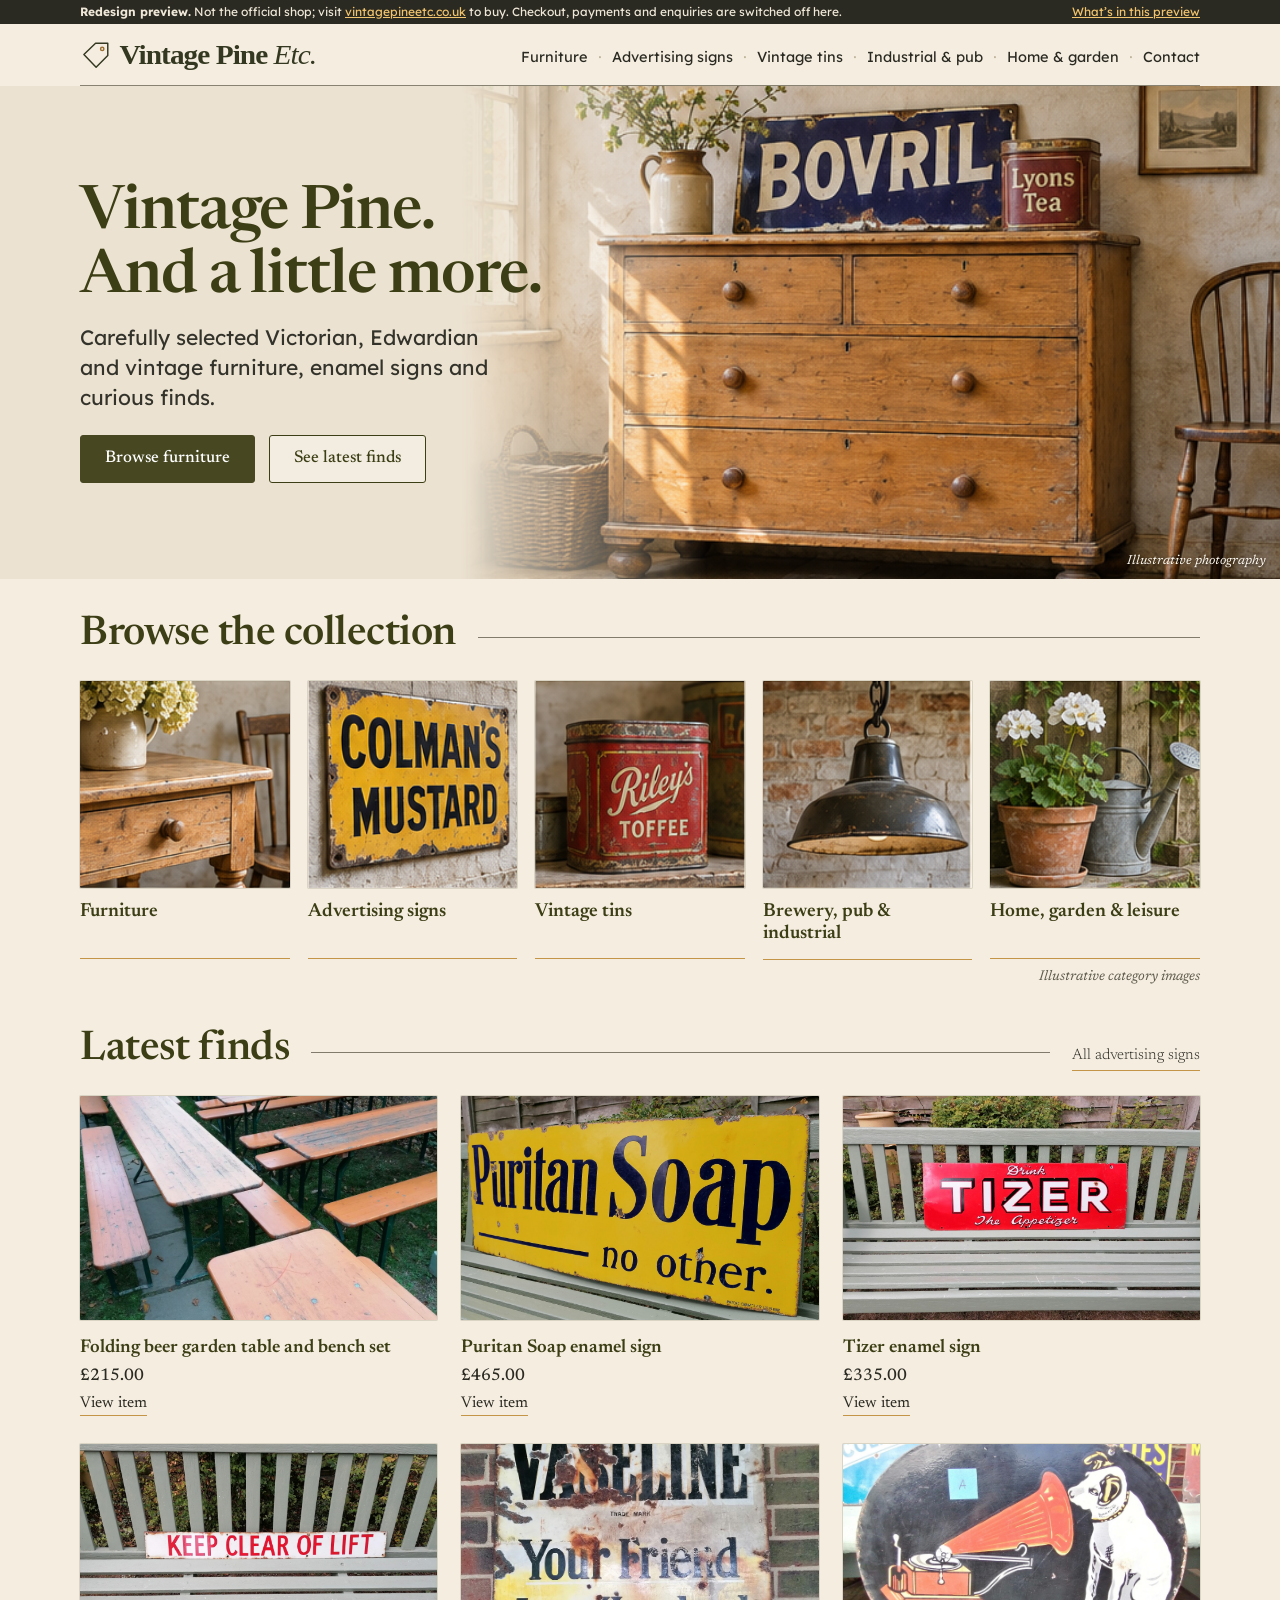
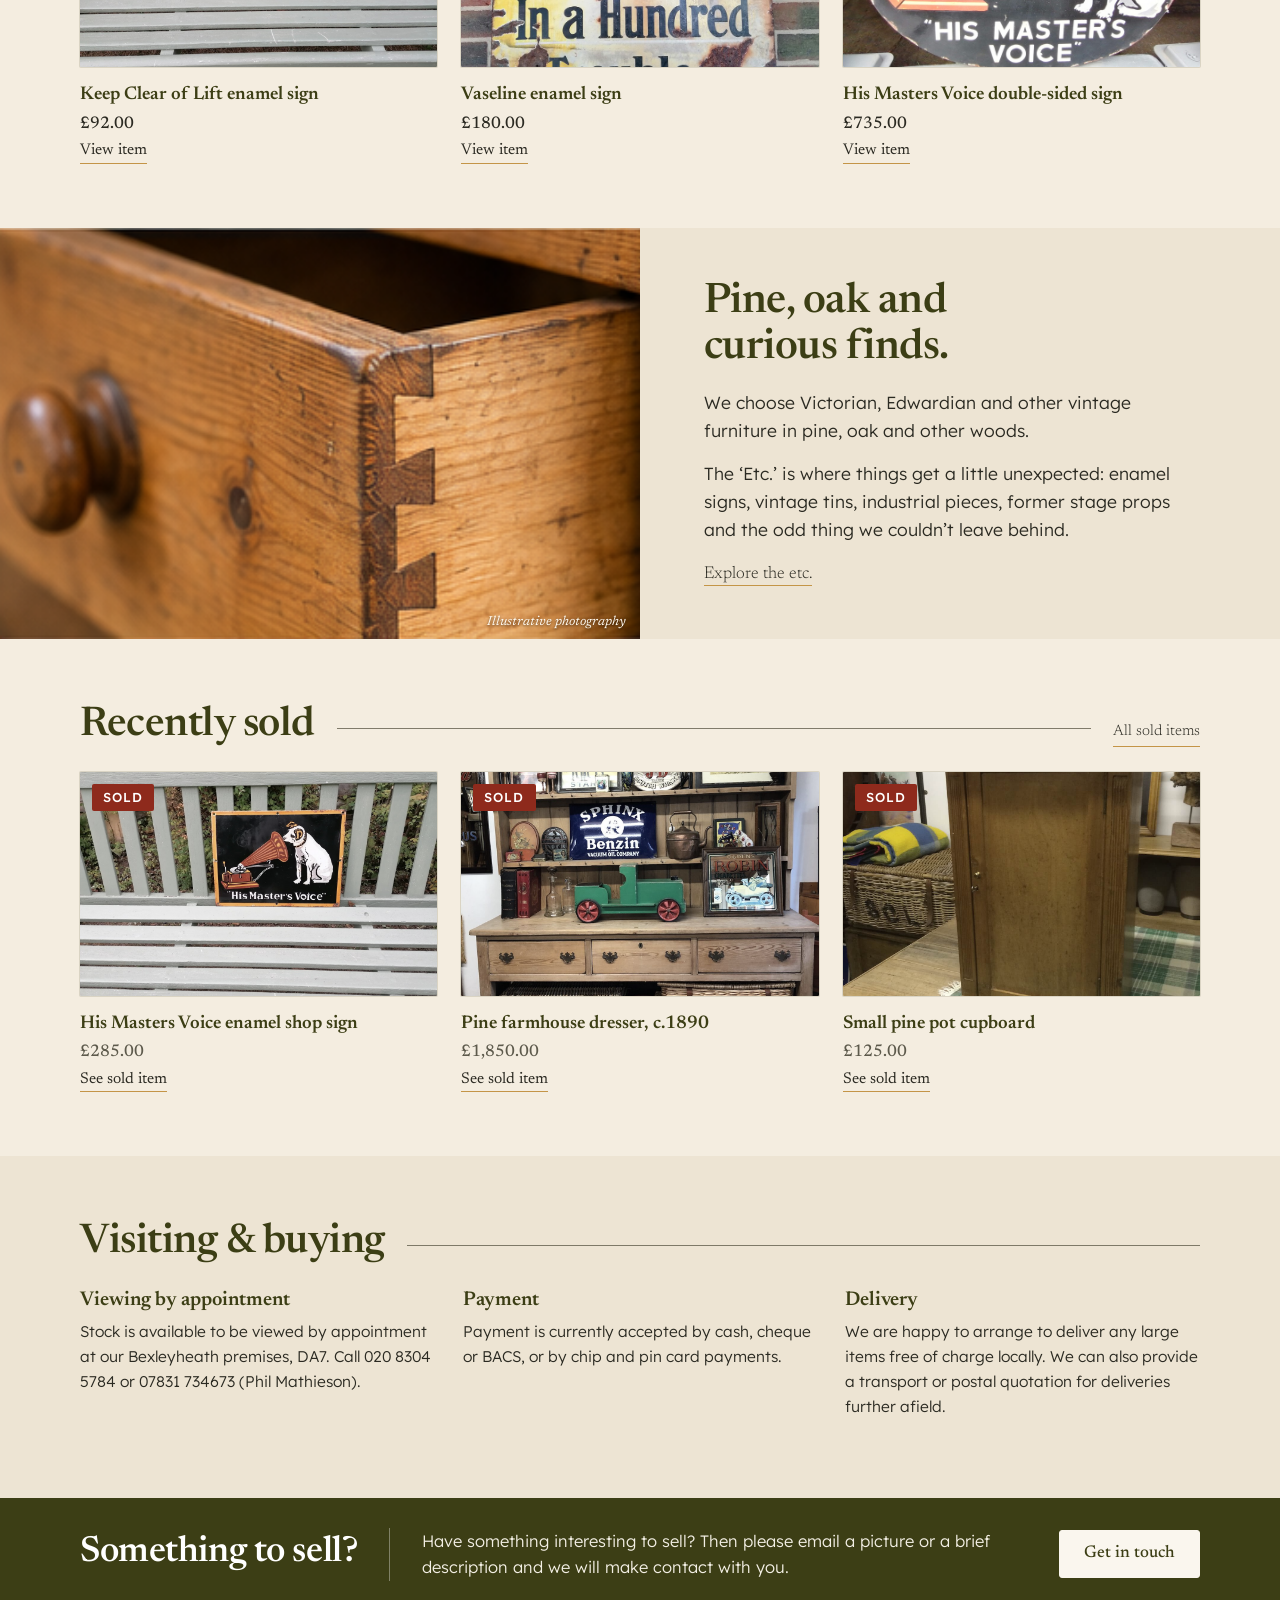
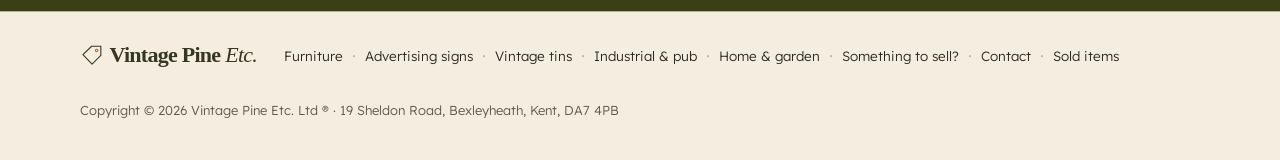
<file: index.html>
<!doctype html>
<html lang="en-GB">
<head>
<meta charset="utf-8">
<meta name="viewport" content="width=device-width, initial-scale=1">
<meta name="robots" content="noindex, nofollow">
<title>Vintage Pine Etc. – Vintage furniture and curious finds (preview)</title>
<link rel="preconnect" href="https://fonts.googleapis.com">
<link rel="preconnect" href="https://fonts.gstatic.com" crossorigin>
<link href="https://fonts.googleapis.com/css2?family=Lexend:wght@300;400;500&family=Newsreader:ital,opsz,wght@0,6..72,400..600;1,6..72,400&display=swap" rel="stylesheet">
<link rel="stylesheet" href="assets/site.css?v=20261112c">
</head>
<body data-page="home" data-nav="home">
<main id="main" tabindex="-1">

  <!-- DIVI: Fullwidth-feel Section "Hero" · section background colour #e9dfce + background image (right, cover)
       with a left-to-right gradient overlay to blend · Row 1 column, max-width ~560px, left aligned
       · Text module (H1 + lede) · 2 × Button. Caption = small Text module, absolute bottom right. -->
  <section class="hero" aria-labelledby="hero-title">
    <figure class="hero-media">
      <img src="assets/hero/vintage-pine-demo-hero.png" alt="Illustrative scene: a Victorian pine chest of drawers with a Bovril enamel sign and a Lyons Tea tin, in a sunlit room" width="632" height="421" fetchpriority="high">
      <figcaption class="hero-credit">Illustrative photography</figcaption>
    </figure>
    <div class="wrap hero-inner">
      <div class="hero-copy">
        <!-- NEW COPY (from mockup) — client to approve -->
        <h1 id="hero-title"><span class="line">Vintage Pine.</span> <span class="line">And a little more.</span></h1>
        <!-- Lede adapted from the shop's own welcome text -->
        <p class="lede">Carefully selected Victorian, Edwardian and vintage furniture, enamel signs and curious finds.</p>
        <div class="actions">
          <a class="btn btn-primary" href="collection.html?c=furniture">Browse furniture</a>
          <a class="btn btn-secondary" href="#latest">See latest finds</a>
        </div>
      </div>
    </div>
  </section>

  <!-- DIVI: Section "Browse the collection" · Text (H2) · Row 5 columns · 5 × Image module (fixed illustrative category artwork, link to product category) + Text label -->
  <section class="section" aria-labelledby="browse-title">
    <div class="wrap">
      <div class="section-head"><h2 id="browse-title">Browse the collection</h2><span class="rule" aria-hidden="true"></span></div>
      <ul class="tiles" id="collection-tiles"></ul>
      <p class="art-credit">Illustrative category images</p>
    </div>
  </section>

  <!-- DIVI: Section "Latest finds" · Shop module (Recent products, 6, 3 columns, in-stock only — see HANDOVER.md) -->
  <section class="section" id="latest" aria-labelledby="latest-title" style="padding-top:0">
    <div class="wrap">
      <div class="section-head"><h2 id="latest-title">Latest finds</h2><span class="rule" aria-hidden="true"></span><a class="text-link more" href="collection.html?c=vintage-enamel-signs">All advertising signs</a></div>
      <ul class="cards" id="latest-finds"></ul>
    </div>
  </section>

  <!-- DIVI: Section "Story" · fullwidth Row, 2 columns (1/2 + 1/2), no gutter, no padding on the left column · left column background image = drawer close-up (cover, anchored left so the handle stays in view), caption as a small Text module bottom right · right column Text module (H2 + 2 paragraphs + link), vertically centred.
       Longer welcome text saved for a future About page: content/about-page-draft.md -->
  <section class="story" aria-labelledby="story-title">
    <div class="story-inner">
      <figure class="story-media">
        <img src="assets/hero/vintage-pine-drawer-detail.png" alt="Close-up of a pine drawer showing dovetail joinery and wood grain" width="509" height="229" loading="lazy">
        <figcaption class="story-credit">Illustrative photography</figcaption>
      </figure>
      <div class="copy">
        <h2 id="story-title"><span class="line">Pine, oak and</span> <span class="line">curious finds.</span></h2>
        <!-- NEW COPY (supplied) — client to approve -->
        <p>We choose Victorian, Edwardian and other vintage furniture in pine, oak and other woods.</p>
        <p>The ‘Etc.’ is where things get a little unexpected: enamel signs, vintage tins, industrial pieces, former stage props and the odd thing we couldn’t leave behind.</p>
        <a class="text-link" href="collection.html?c=architectural-industrial">Explore the etc.</a>
      </div>
    </div>
  </section>

  <!-- DIVI: Section "Recently sold" · Shop module (Product category: Sold items, 3) — optional, mirrors the live homepage's "Our Most Popular Items" -->
  <section class="section" aria-labelledby="sold-title">
    <div class="wrap">
      <div class="section-head"><h2 id="sold-title">Recently sold</h2><span class="rule" aria-hidden="true"></span><a class="text-link more" href="collection.html?c=sold-items">All sold items</a></div>
      <ul class="cards" id="recently-sold"></ul>
    </div>
  </section>

  <!-- DIVI: Section "Visiting & buying" · Row 3 columns · 3 × Text. Wording from the live Contact page. -->
  <section class="section" style="background:var(--paper)" aria-labelledby="visit-title">
    <div class="wrap">
      <div class="section-head"><h2 id="visit-title">Visiting &amp; buying</h2><span class="rule" aria-hidden="true"></span></div>
      <div class="info-row">
        <div><h3>Viewing by appointment</h3><p>Stock is available to be viewed by appointment at our Bexleyheath premises, DA7. Call 020 8304 5784 or 07831 734673 (Phil Mathieson).</p></div>
        <div><h3>Payment</h3><p>Payment is currently accepted by cash, cheque or BACS, or by chip and pin card payments.</p></div>
        <div><h3>Delivery</h3><p>We are happy to arrange to deliver any large items free of charge locally. We can also provide a transport or postal quotation for deliveries further afield.</p></div>
      </div>
    </div>
  </section>

  <!-- DIVI: Fullwidth section "Something to sell?" · Row 3 columns · Text (H2) · Text · Button -> /contact/ (or a Sell page) -->
  <section class="sell-band" aria-labelledby="sell-title">
    <div class="wrap">
      <h2 id="sell-title">Something to sell?</h2>
      <span class="divider" aria-hidden="true"></span>
      <p>Have something interesting to sell? Then please email a picture or a brief description and we will make contact with you.</p>
      <a class="btn btn-light" href="sell.html">Get in touch</a>
    </div>
  </section>

</main>
<script src="data/catalogue.js?v=20261112c"></script>
<script src="assets/site.js?v=20261112c"></script>
</body>
</html>
</file>
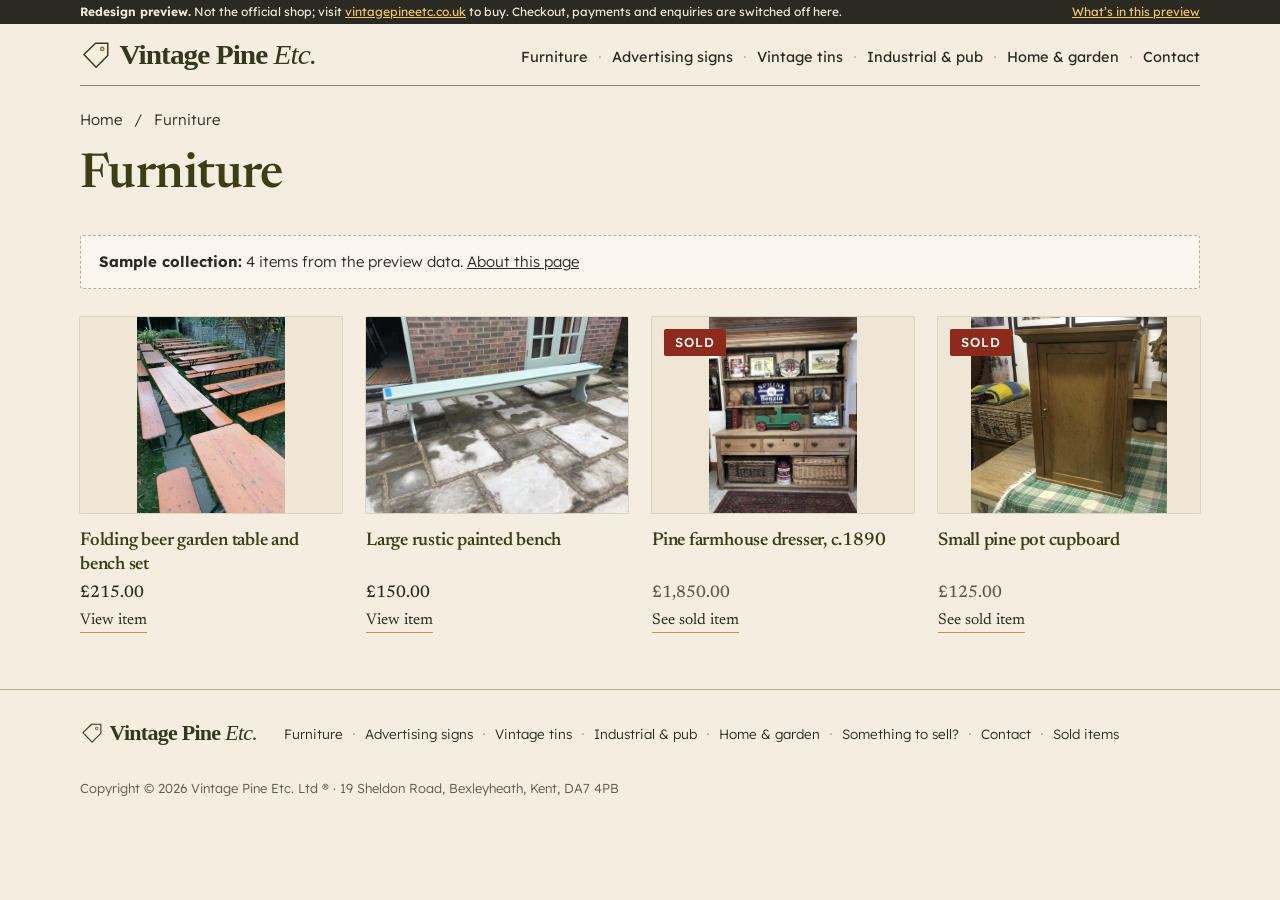
<file: collection.html>
<!doctype html>
<html lang="en-GB">
<head>
<meta charset="utf-8">
<meta name="viewport" content="width=device-width, initial-scale=1">
<meta name="robots" content="noindex, nofollow">
<title>Collection – Vintage Pine Etc. (preview)</title>
<link rel="preconnect" href="https://fonts.googleapis.com">
<link rel="preconnect" href="https://fonts.gstatic.com" crossorigin>
<link href="https://fonts.googleapis.com/css2?family=Lexend:wght@300;400;500&family=Newsreader:ital,opsz,wght@0,6..72,400..600;1,6..72,400&display=swap" rel="stylesheet">
<link rel="stylesheet" href="assets/site.css?v=20261112c">
</head>
<body data-page="collection">
<!-- DIVI: Theme Builder > Product category archive template · Woo Breadcrumb · Post Title · Shop module (Product category = current, include sold items) -->
<main id="main" tabindex="-1">
  <div class="wrap">
    <nav class="crumbs" aria-label="Breadcrumb"><ol><li><a href="index.html">Home</a></li><li aria-current="page" id="c-crumb">Collection</li></ol></nav>
    <div class="page-intro" style="padding-top:0"><h1 id="c-title">Collection</h1></div>
    <p class="notice notice-short"><strong>Sample collection:</strong> <span id="c-count">a few items</span> from the preview data. <a href="preview-guide.html#collections">About this page</a></p>
    <ul class="cards cols-4" id="c-items"></ul>
    <div style="height:56px"></div>
  </div>
</main>
<script src="data/catalogue.js?v=20261112c"></script>
<script src="assets/site.js?v=20261112c"></script>
</body>
</html>
</file>
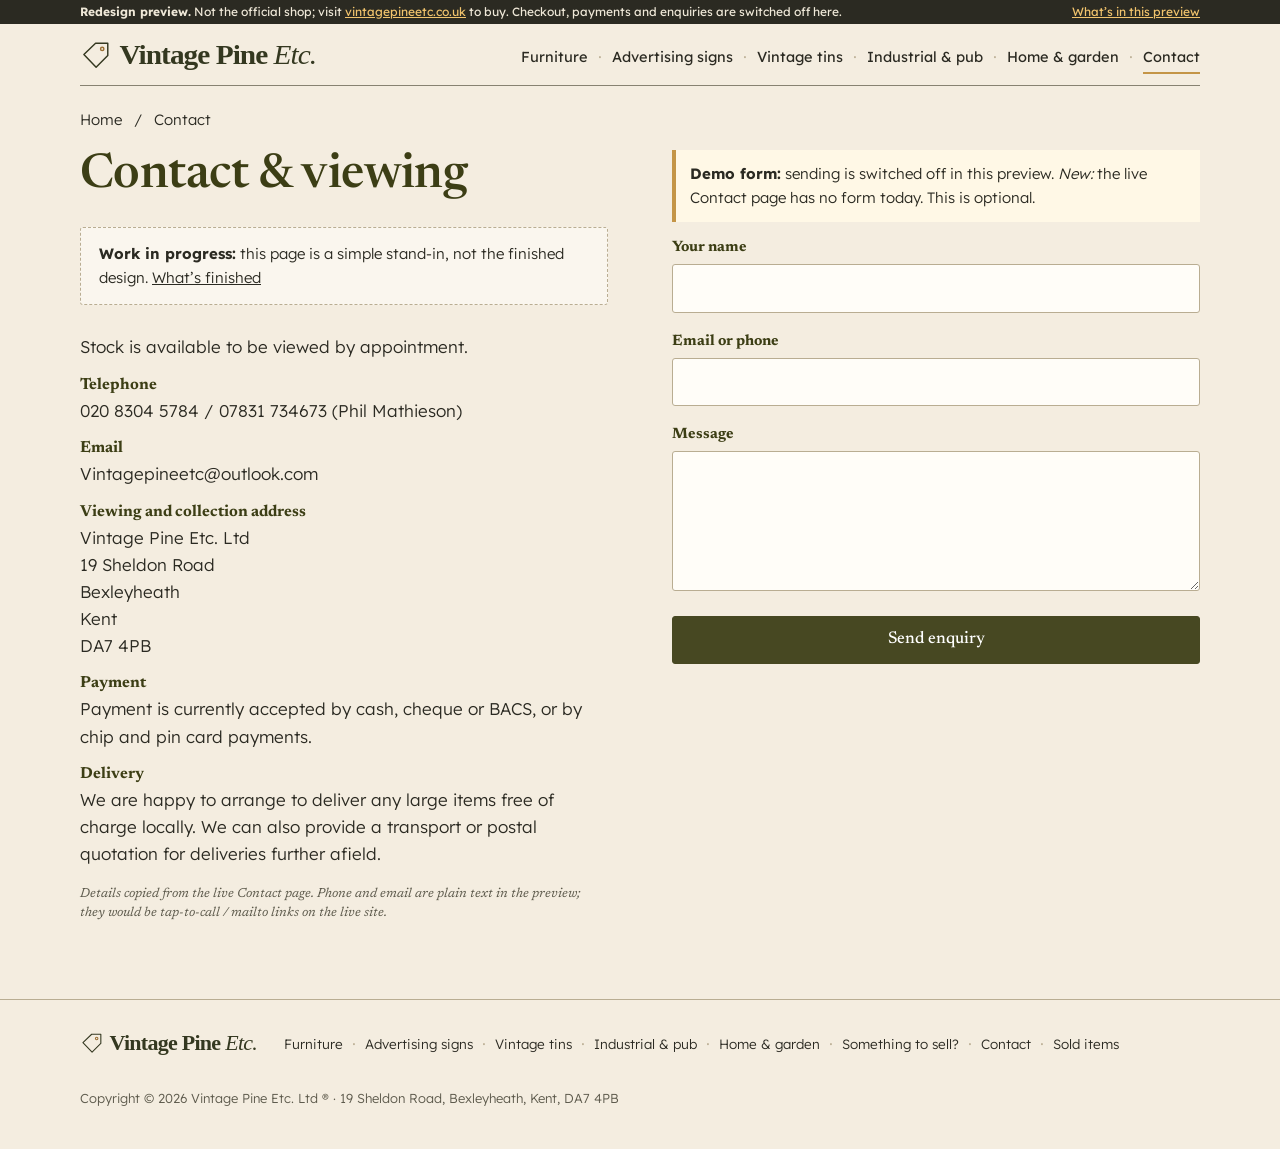
<file: contact.html>
<!doctype html>
<html lang="en-GB">
<head>
<meta charset="utf-8">
<meta name="viewport" content="width=device-width, initial-scale=1">
<meta name="robots" content="noindex, nofollow">
<title>Contact – Vintage Pine Etc. (preview)</title>
<link rel="preconnect" href="https://fonts.googleapis.com">
<link rel="preconnect" href="https://fonts.gstatic.com" crossorigin>
<link href="https://fonts.googleapis.com/css2?family=Lexend:wght@300;400;500&family=Newsreader:ital,opsz,wght@0,6..72,400..600;1,6..72,400&display=swap" rel="stylesheet">
<link rel="stylesheet" href="assets/site.css?v=20261112c">
</head>
<body data-page="contact" data-nav="contact">
<!-- DIVI: existing Contact page, restyled · Text modules (live wording) · Contact Form module -->
<main id="main" tabindex="-1">
  <div class="wrap">
    <nav class="crumbs" aria-label="Breadcrumb"><ol><li><a href="index.html">Home</a></li><li aria-current="page">Contact</li></ol></nav>
    <div class="two-col" style="padding-bottom:64px">
      <div>
        <h1 style="font-size:clamp(32px,4vw,48px)">Contact &amp; viewing</h1>
        <p class="notice notice-short"><strong>Work in progress:</strong> this page is a simple stand-in, not the finished design. <a href="preview-guide.html">What’s finished</a></p>
        <p>Stock is available to be viewed by appointment.</p>
        <dl class="contact-list">
          <dt>Telephone</dt><dd>020 8304 5784 / 07831 734673 (Phil Mathieson)</dd>
          <dt>Email</dt><dd>Vintagepineetc@outlook.com</dd>
          <dt>Viewing and collection address</dt><dd><address>Vintage Pine Etc. Ltd<br>19 Sheldon Road<br>Bexleyheath<br>Kent<br>DA7 4PB</address></dd>
          <dt>Payment</dt><dd>Payment is currently accepted by cash, cheque or BACS, or by chip and pin card payments.</dd>
          <dt>Delivery</dt><dd>We are happy to arrange to deliver any large items free of charge locally. We can also provide a transport or postal quotation for deliveries further afield.</dd>
        </dl>
        <p class="flag" style="margin-top:18px">Details copied from the live Contact page. Phone and email are plain text in the preview; they would be tap-to-call / mailto links on the live site.</p>
      </div>
      <form id="contact-form" class="buy" novalidate>
        <p class="demo-notice" style="margin-top:0"><strong>Demo form:</strong> sending is switched off in this preview. <em>New:</em> the live Contact page has no form today. This is optional.</p>
        <p id="about-item" hidden></p>
        <div class="form-row"><label for="cname">Your name</label><input type="text" id="cname" autocomplete="name"></div>
        <div class="form-row"><label for="cemail">Email or phone</label><input type="text" id="cemail" autocomplete="email"></div>
        <div class="form-row"><label for="msg">Message</label><textarea id="msg"></textarea></div>
        <button class="btn btn-primary" type="submit" style="width:100%">Send enquiry</button>
        <div class="demo-notice" id="contact-msg" role="status" tabindex="-1" hidden></div>
      </form>
    </div>
  </div>
</main>
<script src="data/catalogue.js?v=20261112c"></script>
<script src="assets/site.js?v=20261112c"></script>
</body>
</html>
</file>
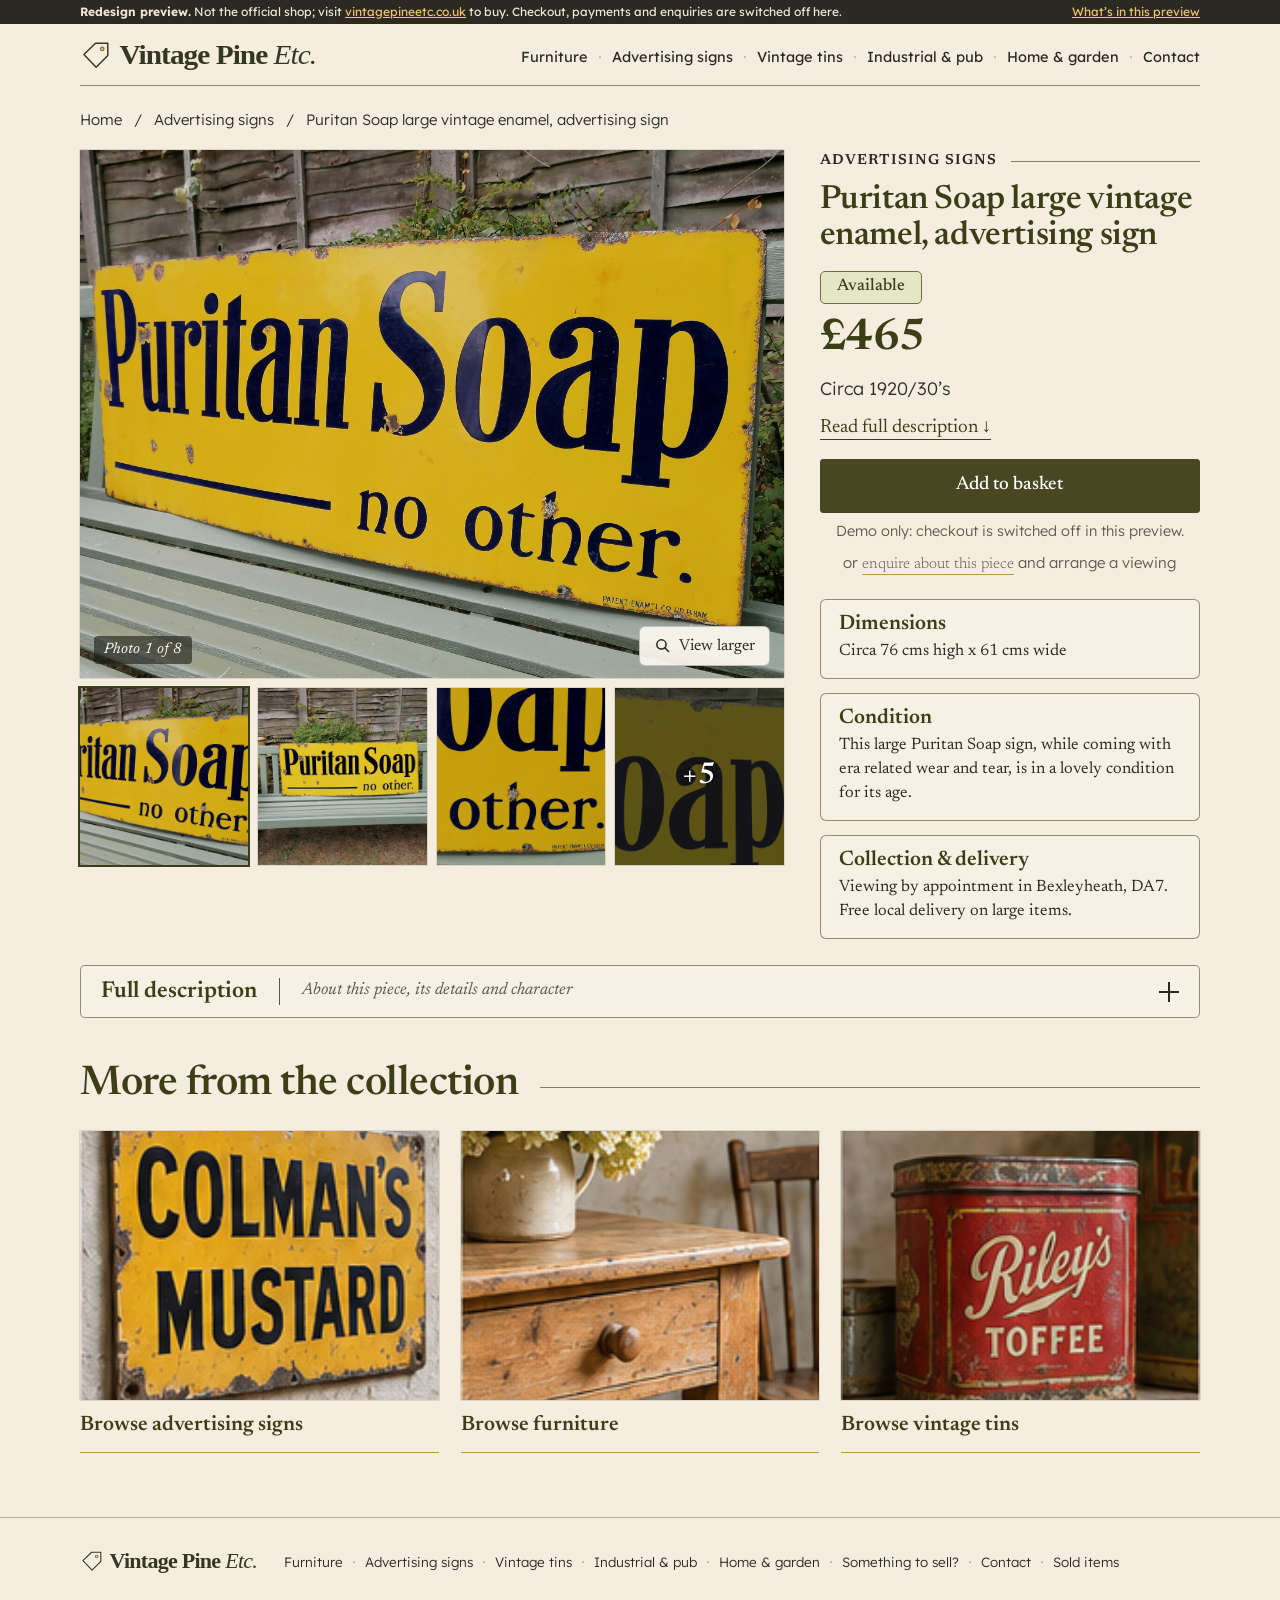
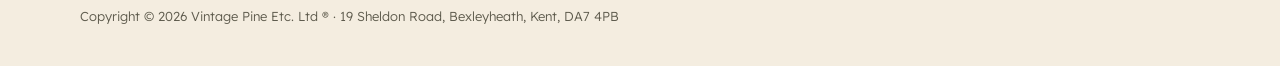
<file: item.html>
<!doctype html>
<html lang="en-GB">
<head>
<meta charset="utf-8">
<meta name="viewport" content="width=device-width, initial-scale=1">
<meta name="robots" content="noindex, nofollow">
<title>Item – Vintage Pine Etc. (preview)</title>
<link rel="preconnect" href="https://fonts.googleapis.com">
<link rel="preconnect" href="https://fonts.gstatic.com" crossorigin>
<link href="https://fonts.googleapis.com/css2?family=Lexend:wght@300;400;500&family=Newsreader:ital,opsz,wght@0,6..72,400..600;1,6..72,400&display=swap" rel="stylesheet">
<link rel="stylesheet" href="assets/site.css?v=20261112c">
</head>
<body data-page="item">
<!-- DIVI: Theme Builder > Single product template (one layout for every product).
     Row 1: Woo Breadcrumb.
     Row 2 (2 columns, ~64/36): left = Woo Images/Gallery (main image + 4 thumbnails, lightbox on click);
       right = Text (category label) · Woo Title · Text (status pill: in stock / sold) · Woo Price ·
       Woo Short Description (summary line) · Button "Read full description" (anchor) · Woo Add To Cart
       (hidden automatically when out of stock) · 3 × Text boxes (Dimensions, Condition, Collection & delivery).
     Row 3: Toggle module "Full description" containing Woo Description.
     Row 4: "More from the collection" = 3 × Image + Text linking to product categories. -->
<main id="main" tabindex="-1">
  <div class="wrap" id="item"></div>
  <section class="section more-collection" aria-labelledby="more-title">
    <div class="wrap">
      <div class="section-head"><h2 id="more-title">More from the collection</h2><span class="rule" aria-hidden="true"></span></div>
      <ul class="tiles cols-3" id="more-tiles"></ul>
    </div>
  </section>
</main>
<dialog class="lightbox" id="lightbox" aria-labelledby="lb-title">
  <h2 class="visually-hidden" id="lb-title">Photos</h2>
  <figure><img id="lb-img" alt=""><figcaption id="lb-count"></figcaption></figure>
  <button class="lb-btn lb-prev" type="button" id="lb-prev" aria-label="Previous photo">&#8592;</button>
  <button class="lb-btn lb-next" type="button" id="lb-next" aria-label="Next photo">&#8594;</button>
  <button class="lb-btn lb-close" type="button" id="lb-close" aria-label="Close photos">&#215;</button>
</dialog>
<script src="data/catalogue.js?v=20261112c"></script>
<script src="assets/site.js?v=20261112c"></script>
</body>
</html>
</file>
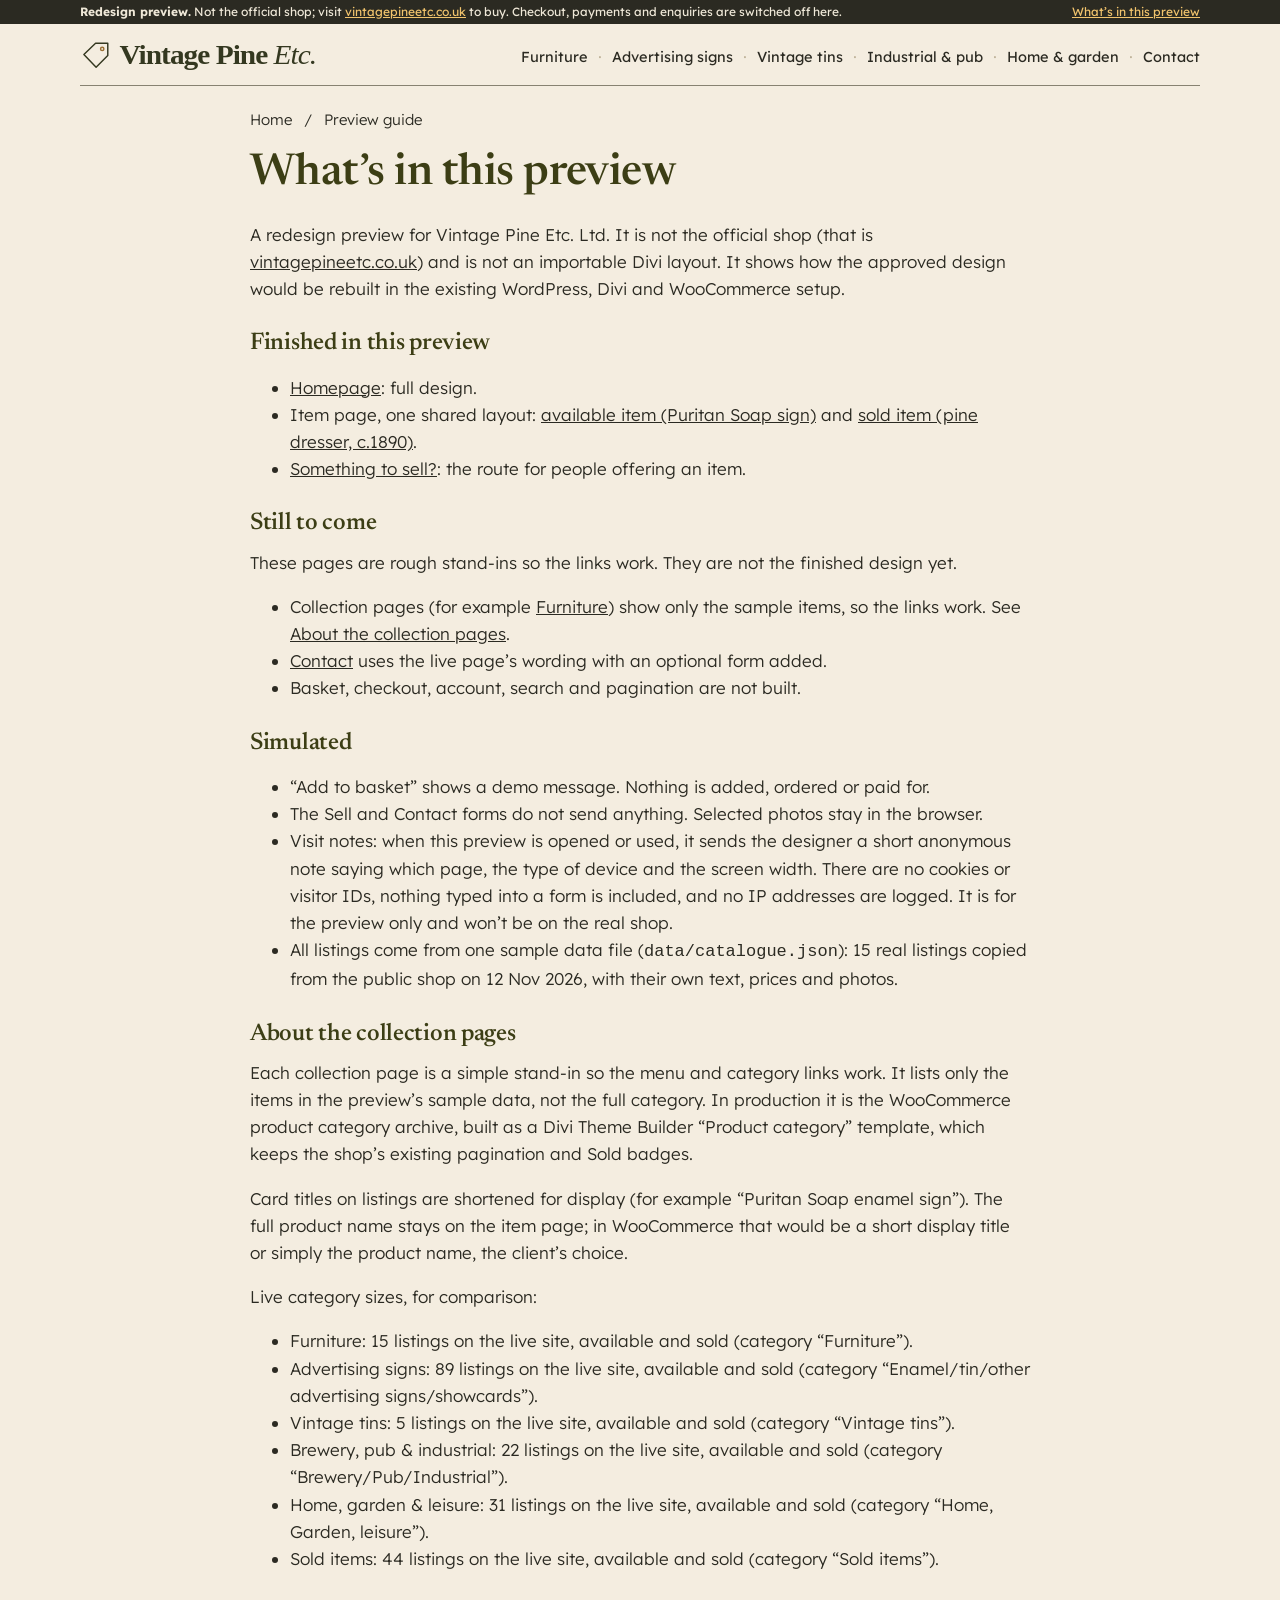
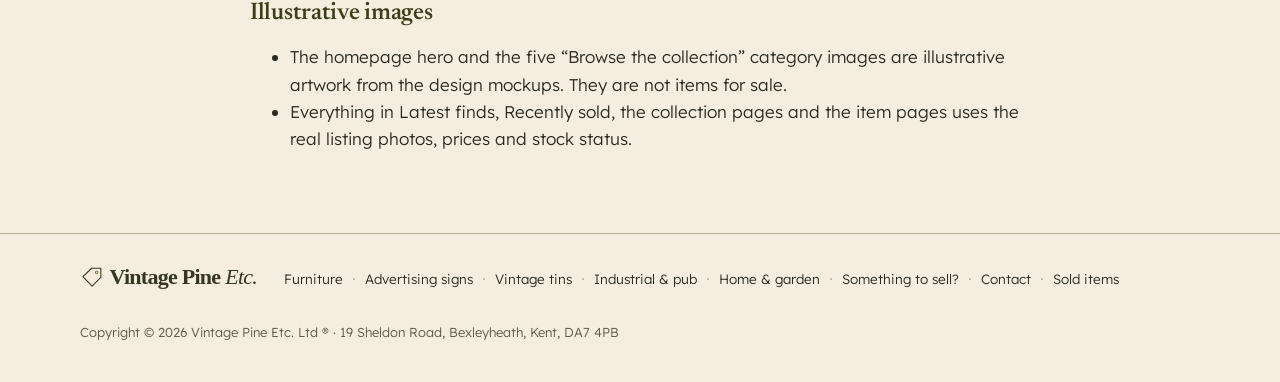
<file: preview-guide.html>
<!doctype html>
<html lang="en-GB">
<head>
<meta charset="utf-8">
<meta name="viewport" content="width=device-width, initial-scale=1">
<meta name="robots" content="noindex, nofollow">
<title>Preview guide – Vintage Pine Etc.</title>
<link rel="preconnect" href="https://fonts.googleapis.com">
<link rel="preconnect" href="https://fonts.gstatic.com" crossorigin>
<link href="https://fonts.googleapis.com/css2?family=Lexend:wght@300;400;500&family=Newsreader:ital,opsz,wght@0,6..72,400..600;1,6..72,400&display=swap" rel="stylesheet">
<link rel="stylesheet" href="assets/site.css?v=20261112c">
</head>
<body data-page="guide">
<main id="main" tabindex="-1">
  <div class="wrap" style="max-width:860px;padding-bottom:64px">
    <nav class="crumbs" aria-label="Breadcrumb"><ol><li><a href="index.html">Home</a></li><li aria-current="page">Preview guide</li></ol></nav>
    <h1 style="font-size:clamp(30px,4vw,44px)">What’s in this preview</h1>
    <p>A redesign preview for Vintage Pine Etc. Ltd. It is not the official shop (that is <a href="https://www.vintagepineetc.co.uk/">vintagepineetc.co.uk</a>) and is not an importable Divi layout. It shows how the approved design would be rebuilt in the existing WordPress, Divi and WooCommerce setup.</p>
    <h2 style="font-size:24px;margin-top:28px">Finished in this preview</h2>
    <ul>
      <li><a href="index.html">Homepage</a>: full design.</li>
      <li>Item page, one shared layout: <a href="item.html?id=5434">available item (Puritan Soap sign)</a> and <a href="item.html?id=1118">sold item (pine dresser, c.1890)</a>.</li>
      <li><a href="sell.html">Something to sell?</a>: the route for people offering an item.</li>
    </ul>
    <h2 style="font-size:24px;margin-top:28px">Still to come</h2>
    <p>These pages are rough stand-ins so the links work. They are not the finished design yet.</p>
    <ul>
      <li>Collection pages (for example <a href="collection.html?c=furniture">Furniture</a>) show only the sample items, so the links work. See <a href="#collections">About the collection pages</a>.</li>
      <li><a href="contact.html">Contact</a> uses the live page’s wording with an optional form added.</li>
      <li>Basket, checkout, account, search and pagination are not built.</li>
    </ul>
    <h2 style="font-size:24px;margin-top:28px">Simulated</h2>
    <ul>
      <li>“Add to basket” shows a demo message. Nothing is added, ordered or paid for.</li>
      <li>The Sell and Contact forms do not send anything. Selected photos stay in the browser.</li>
      <li>Visit notes: when this preview is opened or used, it sends the designer a short anonymous note saying which page, the type of device and the screen width. There are no cookies or visitor IDs, nothing typed into a form is included, and no IP addresses are logged. It is for the preview only and won’t be on the real shop.</li>
      <li>All listings come from one sample data file (<code>data/catalogue.json</code>): 15 real listings copied from the public shop on 12 Nov 2026, with their own text, prices and photos.</li>
    </ul>
    <h2 id="collections" style="font-size:24px;margin-top:28px">About the collection pages</h2>
    <p>Each collection page is a simple stand-in so the menu and category links work. It lists only the items in the preview’s sample data, not the full category. In production it is the WooCommerce product category archive, built as a Divi Theme Builder “Product category” template, which keeps the shop’s existing pagination and Sold badges.</p>
    <p>Card titles on listings are shortened for display (for example “Puritan Soap enamel sign”). The full product name stays on the item page; in WooCommerce that would be a short display title or simply the product name, the client’s choice.</p>
    <p>Live category sizes, for comparison:</p>
    <ul><li>Furniture: 15 listings on the live site, available and sold (category “Furniture”).</li><li>Advertising signs: 89 listings on the live site, available and sold (category “Enamel/tin/other advertising signs/showcards”).</li><li>Vintage tins: 5 listings on the live site, available and sold (category “Vintage tins”).</li><li>Brewery, pub & industrial: 22 listings on the live site, available and sold (category “Brewery/Pub/Industrial”).</li><li>Home, garden & leisure: 31 listings on the live site, available and sold (category “Home, Garden, leisure”).</li><li>Sold items: 44 listings on the live site, available and sold (category “Sold items”).</li></ul>
    <h2 style="font-size:24px;margin-top:28px">Illustrative images</h2>
    <ul>
      <li>The homepage hero and the five “Browse the collection” category images are illustrative artwork from the design mockups. They are not items for sale.</li>
      <li>Everything in Latest finds, Recently sold, the collection pages and the item pages uses the real listing photos, prices and stock status.</li>
    </ul>
  </div>
</main>
<script src="data/catalogue.js?v=20261112c"></script>
<script src="assets/site.js?v=20261112c"></script>
</body>
</html>
</file>
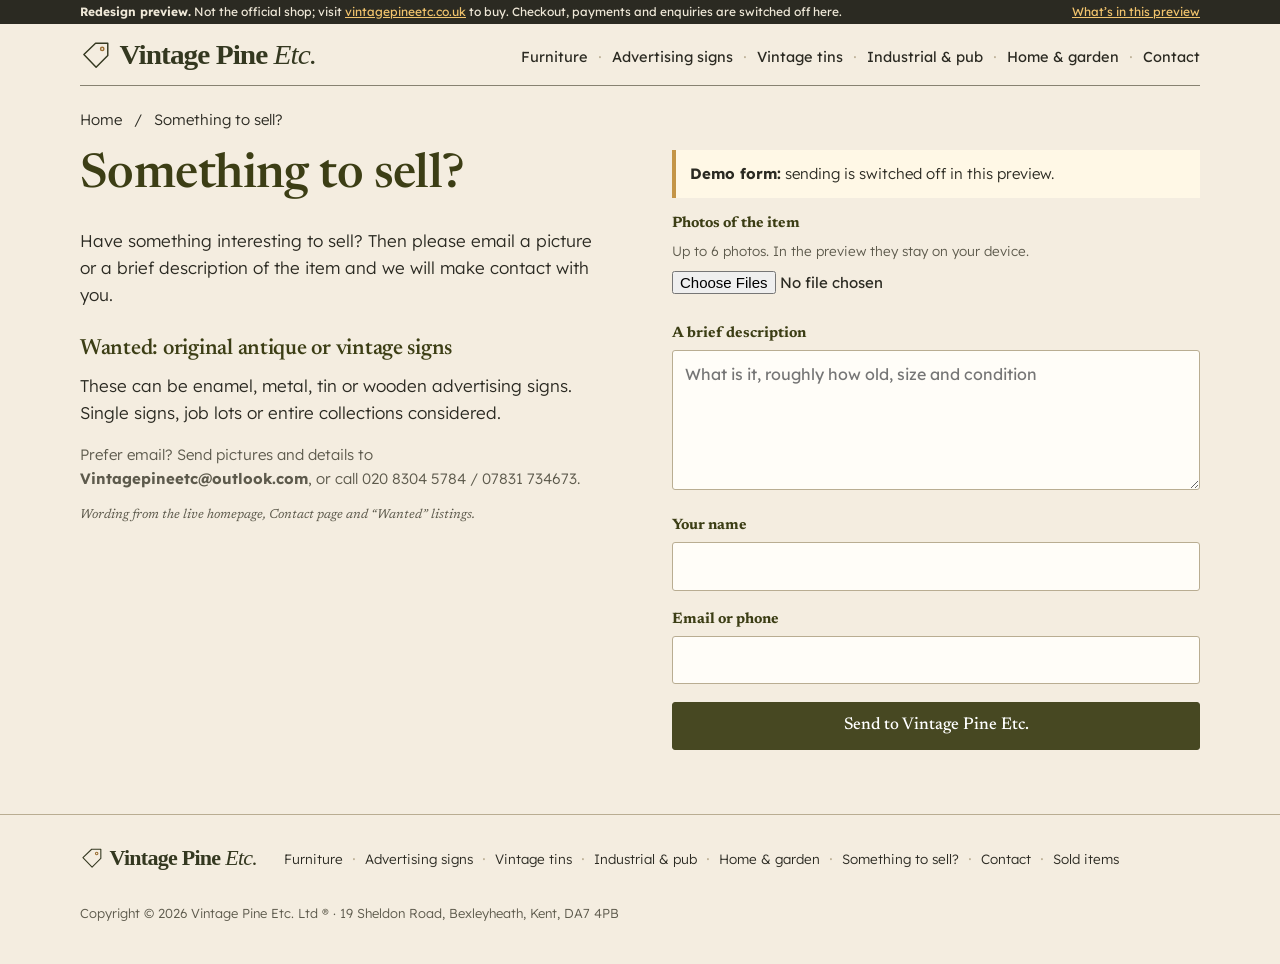
<file: sell.html>
<!doctype html>
<html lang="en-GB">
<head>
<meta charset="utf-8">
<meta name="viewport" content="width=device-width, initial-scale=1">
<meta name="robots" content="noindex, nofollow">
<title>Something to sell? – Vintage Pine Etc. (preview)</title>
<link rel="preconnect" href="https://fonts.googleapis.com">
<link rel="preconnect" href="https://fonts.gstatic.com" crossorigin>
<link href="https://fonts.googleapis.com/css2?family=Lexend:wght@300;400;500&family=Newsreader:ital,opsz,wght@0,6..72,400..600;1,6..72,400&display=swap" rel="stylesheet">
<link rel="stylesheet" href="assets/site.css?v=20261112c">
</head>
<body data-page="sell" data-nav="sell">
<!-- DIVI: Page "Something to sell?" · Row 2 columns · Text module (shop's own wording) · Contact Form module (free, built into Divi; file upload is NOT a built-in field — see HANDOVER.md) -->
<main id="main" tabindex="-1">
  <div class="wrap">
    <nav class="crumbs" aria-label="Breadcrumb"><ol><li><a href="index.html">Home</a></li><li aria-current="page">Something to sell?</li></ol></nav>
    <div class="two-col" style="padding-bottom:64px">
      <div>
        <h1 style="font-size:clamp(32px,4vw,48px)">Something to sell?</h1>
        <p>Have something interesting to sell? Then please email a picture or a brief description of the item and we will make contact with you.</p>
        <h2 style="font-size:22px;margin-top:28px">Wanted: original antique or vintage signs</h2>
        <p>These can be enamel, metal, tin or wooden advertising signs. Single signs, job lots or entire collections considered.</p>
        <p class="help">Prefer email? Send pictures and details to <strong>Vintagepineetc@outlook.com</strong>, or call 020 8304 5784 / 07831 734673.</p>
        <p class="flag">Wording from the live homepage, Contact page and “Wanted” listings.</p>
      </div>
      <form id="sell-form" class="buy" novalidate aria-describedby="sell-demo-note">
        <p id="sell-demo-note" class="demo-notice" style="margin-top:0"><strong>Demo form:</strong> sending is switched off in this preview.</p>
        <div class="form-row"><label for="photos">Photos of the item</label><p class="hint" id="photos-hint">Up to 6 photos. In the preview they stay on your device.</p><input type="file" id="photos" name="photos" accept="image/*" multiple aria-describedby="photos-hint"><div class="upload-preview" id="upload-preview"></div></div>
        <div class="form-row"><label for="desc">A brief description</label><textarea id="desc" name="desc" placeholder="What is it, roughly how old, size and condition"></textarea></div>
        <div class="form-row"><label for="name">Your name</label><input type="text" id="name" name="name" autocomplete="name"></div>
        <div class="form-row"><label for="email">Email or phone</label><input type="text" id="email" name="email" autocomplete="email"></div>
        <button class="btn btn-primary" type="submit" style="width:100%">Send to Vintage Pine Etc.</button>
        <div class="demo-notice" id="sell-msg" role="status" tabindex="-1" hidden></div>
      </form>
    </div>
  </div>
</main>
<script src="data/catalogue.js?v=20261112c"></script>
<script src="assets/site.js?v=20261112c"></script>
</body>
</html>
</file>
<file: assets/site.css>
/* Vintage Pine Etc. — redesign preview
   Each section maps to a Divi section/row; see HANDOVER.md. Colours and fonts are
   chosen so they can be entered directly in Divi Theme Customizer + module settings. */

:root {
  /* Sampled from the approved mockup */
  --parchment: #f4ede0;     /* page background (Divi: Theme Customizer > General > Background colour) */
  --hero-ivory: #ece2d1;    /* warm ivory behind the hero copy */
  --paper: #ede4d3;         /* alternate band */
  --card: #faf6ee;
  --olive: #3c3e15;         /* headings */
  --olive-btn: #474822;     /* primary buttons */
  --olive-deep: #3c3e15;    /* sell band */
  --ink: #2b2a22;           /* body text */
  --muted: #5d5a4c;
  --rule: #b9ad92;          /* light dividers */
  --rule-fine: #5a5644;     /* fine section rules, as mockup */
  --amber: #c49547;         /* ochre accents / link underlines */
  --frame: rgba(60, 62, 21, .14);
  --sold: #8e2a1c;
  --focus: #1b5fd1;
  --serif: "Newsreader", Georgia, "Times New Roman", serif;
  --sans: "Lexend", "Helvetica Neue", Arial, sans-serif;
  --wrap: 1200px;
  --gutter: clamp(16px, 4vw, 40px);
}

*, *::before, *::after { box-sizing: border-box; }
html { -webkit-text-size-adjust: 100%; }
body {
  margin: 0; background: var(--parchment); color: var(--ink);
  font: 300 17px/1.6 var(--sans);
}
img { max-width: 100%; height: auto; display: block; }
a { color: inherit; }
h1, h2, h3 { font-family: var(--serif); font-optical-sizing: auto; color: var(--olive); font-weight: 560; line-height: 1.1; letter-spacing: -.012em; margin: 0 0 .5em; }
h3 { font-weight: 600; letter-spacing: 0; }
p { margin: 0 0 1em; }
.wrap { max-width: var(--wrap); margin: 0 auto; padding: 0 var(--gutter); }
.visually-hidden { position: absolute !important; width: 1px; height: 1px; overflow: hidden; clip: rect(0 0 0 0); white-space: nowrap; }

:focus-visible { outline: 3px solid var(--focus); outline-offset: 3px; border-radius: 2px; }
.skip-link { position: absolute; left: 12px; top: -60px; z-index: 100; background: var(--olive); color: #fff; padding: 10px 16px; text-decoration: none; }
.skip-link:focus { top: 12px; }

/* Preview strip — not part of the production design */
.preview-strip { background: #2b2a22; color: #efe8d8; font: 400 12px/1.35 var(--sans); }
.preview-strip .wrap { display: flex; gap: 4px 12px; justify-content: space-between; align-items: center; padding-top: 4px; padding-bottom: 4px; flex-wrap: wrap; }
.preview-strip a { color: #f2c46d; }
.ps-links { display: flex; gap: 14px; white-space: nowrap; }
.ps-short { display: none; }

/* Header (Divi Theme Builder: Global Header — Menu module, logo as text/image) */
.site-header { background: var(--parchment); }
.site-header .wrap { display: flex; align-items: center; justify-content: space-between; gap: 24px; min-height: 62px; }
.site-header .wrap::after { content: ""; position: absolute; left: var(--gutter); right: var(--gutter); bottom: 0; height: 1px; background: var(--rule-fine); opacity: .7; }
.site-header .wrap { position: relative; }
.logo { display: block; flex: none; line-height: 0; text-decoration: none; }
.logo img { display: block; height: clamp(30px, 3.2vw, 40px); width: auto; }
.nav-toggle { display: none; }
.main-nav ul { list-style: none; margin: 0; padding: 0; display: flex; flex-wrap: wrap; align-items: center; }
.main-nav li + li::before { content: "·"; color: var(--rule); margin: 0 10px; }
.main-nav a { font-size: 14.5px; font-weight: 400; text-decoration: none; padding: 6px 0; border-bottom: 2px solid transparent; }
.main-nav a:hover, .main-nav a[aria-current="page"] { border-bottom-color: var(--amber); }

/* Buttons */
.btn { display: inline-flex; align-items: center; justify-content: center; gap: 8px; min-height: 48px; padding: 10px 24px;
  font: 400 16px/1.2 var(--serif); text-decoration: none; border: 1.5px solid var(--olive); border-radius: 3px; cursor: pointer; }
.btn { font-weight: 500; font-size: 17px; }
.btn-primary { background: var(--olive-btn); border-color: var(--olive-btn); color: #fff; }
.btn-primary:hover { background: var(--olive); }
.btn-secondary { background: rgba(250, 246, 238, .55); color: var(--olive); }
.btn-secondary:hover { background: rgba(58,65,25,.07); }
.btn-light { background: var(--card); color: var(--olive); border-color: var(--card); }
.btn[disabled], .btn[aria-disabled="true"] { opacity: .55; cursor: not-allowed; }
.text-link { font-family: var(--serif); text-decoration: none; border-bottom: 1.5px solid var(--amber); padding-bottom: 2px; }
.text-link:hover { color: var(--olive); }

/* Hero: one composition. The artwork runs to the right edge and fades into the ivory behind the copy.
   Height follows the artwork's 3:2 ratio (media is 64% wide, so 0.64 / 1.5 is about 43vw). */
.hero { position: relative; overflow: hidden; background: var(--hero-ivory); display: flex; align-items: center;
  min-height: clamp(350px, 38.5vw, 580px); }
.hero-media { position: absolute; top: 0; right: 0; bottom: 0; width: 64%; margin: 0; }
.hero-media img { width: 100%; height: 100%; object-fit: cover; object-position: 55% 50%;
  -webkit-mask-image: linear-gradient(90deg, transparent 0%, rgba(0,0,0,.35) 9%, #000 30%);
          mask-image: linear-gradient(90deg, transparent 0%, rgba(0,0,0,.35) 9%, #000 30%); }
.hero-credit { position: absolute; right: 14px; bottom: 10px; margin: 0; font: italic 400 13px/1.2 var(--serif); color: #fffaf0; text-shadow: 0 1px 3px rgba(0,0,0,.55); }
.hero-inner { position: relative; z-index: 1; width: 100%; padding-top: 26px; padding-bottom: 26px; }
.hero-copy { max-width: min(560px, 46%); }
.hero h1 { font-size: clamp(40px, 4.75vw, 66px); line-height: 1.04; letter-spacing: -.018em; margin-bottom: .24em; }
.hero h1 .line { display: block; white-space: nowrap; }
.hero .lede { font-size: clamp(17px, 1.8vw, 21px); font-weight: 400; line-height: 1.42; max-width: 19.5em; color: #33332b; }
.hero .actions { display: flex; gap: 14px; flex-wrap: wrap; margin-top: 22px; }

/* Section headings with rule, as mockup */
.section { padding: clamp(36px, 5vw, 64px) 0; }
.hero + .section { padding-top: clamp(22px, 2.6vw, 36px); padding-bottom: clamp(26px, 3.2vw, 42px); }
.section-head { display: flex; align-items: baseline; gap: 22px; margin-bottom: 24px; }
.section-head h2 { font-size: clamp(28px, 3.2vw, 42px); margin: 0; white-space: nowrap; }
.section-head .rule { flex: 1; height: 1px; background: var(--rule-fine); opacity: .75; align-self: center; margin-top: .35em; }
.section-head .more { white-space: nowrap; font-size: 15px; }

/* Collection tiles (Divi: 5 × Image + Text, or Blurb modules linking to category archives) */
.tiles { display: grid; grid-template-columns: repeat(5, 1fr); gap: 18px; list-style: none; margin: 0; padding: 0; }
.tile a { display: block; text-decoration: none; height: 100%; }
.tile img { width: 100%; aspect-ratio: 191 / 188; object-fit: cover; }
.tile .img { overflow: hidden; border-radius: 1px; box-shadow: 0 0 0 1px var(--frame); background: var(--paper); }
.tile a:hover .img { box-shadow: 0 0 0 2px var(--amber); }
/* Fixed label height so every ochre rule lines up, as in the mockup */
.tile span { display: flex; align-items: flex-start; min-height: calc(2 * 1.2em + 26px); font: 600 19px/1.2 var(--serif); color: var(--olive); padding: 13px 12px 13px 0; border-bottom: 1.5px solid var(--amber); }
.art-credit { margin: 8px 0 0; text-align: right; font: italic 400 14px/1.3 var(--serif); color: var(--muted); }
.tile a:hover span { color: #5b5d25; }

/* Product cards (Divi: Shop module / WooCommerce loop) */
.cards { display: grid; grid-template-columns: repeat(3, 1fr); gap: 28px 24px; list-style: none; margin: 0; padding: 0; }
.cards.cols-4 { grid-template-columns: repeat(4, 1fr); gap: 34px 24px; }
.cards.cols-4 .img { background: var(--parchment-deep, #efe6d6); }
.cards.cols-4 img { aspect-ratio: 4 / 3; object-fit: contain; }
.cards.cols-4 .card a.card-link:hover img { transform: none; }
.notice-short { font-size: 15px; padding: 10px 16px; margin-bottom: 26px; }
.card { position: relative; display: flex; }
.card a.card-link { text-decoration: none; display: flex; flex-direction: column; width: 100%; }
.card .img { position: relative; overflow: hidden; background: var(--paper); border-radius: 1px; box-shadow: 0 0 0 1px var(--frame); }
.card img { width: 100%; aspect-ratio: 16 / 10; object-fit: cover; transition: transform .3s ease; }
.card a.card-link:hover img { transform: scale(1.03); }
.card h2, .card h3 { font-size: 18.5px; margin: 16px 0 4px; line-height: 1.25; }
.card .price { margin-top: auto !important; }
.card h2 + .price, .card h3 + .price { padding-top: 2px; }
.card .view { align-self: flex-start; }
.card .price { font: 500 17px/1.4 var(--serif); color: var(--ink); margin: 0 0 7px; }
.card .view { font: 400 15.5px/1 var(--serif); border-bottom: 1.5px solid var(--amber); padding-bottom: 4px; display: inline-block; }
.badge-sold { position: absolute; top: 12px; left: 12px; background: var(--sold); color: #fff; font: 500 13px/1 var(--sans); letter-spacing: .08em; text-transform: uppercase; padding: 7px 11px; border-radius: 2px; }
.card.is-sold img { filter: saturate(.75); }
.card.is-sold .price { color: var(--muted); }

/* Story split (Divi: Section, Row 1/2 + 1/2, Image + Text) */
/* Story: the photo fills the left half edge to edge (as in the mockup); copy vertically centred on the right */
.story { background: var(--paper); }
.story-inner { display: grid; grid-template-columns: minmax(0, 1fr) minmax(0, 1fr); align-items: stretch; }
.story-media { margin: 0; position: relative; min-width: 0; min-height: clamp(300px, 27vw, 440px); overflow: hidden; }
.story-media img { position: absolute; inset: 0; width: 100%; height: 100%; object-fit: cover; object-position: 0% 50%; display: block; }
.story-credit { position: absolute; right: 14px; bottom: 10px; margin: 0; font: italic 400 13px/1.2 var(--serif); color: #fffaf0; text-shadow: 0 1px 3px rgba(0, 0, 0, .6); }
.story .copy { align-self: center; max-width: 36em; padding: clamp(28px, 4vw, 56px) clamp(24px, 5vw, 72px); }
.story h2 .line { display: block; }
.story h2 { font-size: clamp(30px, 3.4vw, 42px); margin-bottom: .4em; }
.story .copy p { font-size: 17.5px; margin: 0 0 .85em; }
.flag { font: italic 400 13px/1.4 var(--serif); color: var(--muted); }

/* Visit / buying info */
.info-row { display: grid; grid-template-columns: repeat(3, 1fr); gap: 28px; }
.info-row h3 { font-size: 20px; margin-bottom: 8px; }
.info-row p { font-size: 15.5px; color: var(--ink); }

/* Sell band (Divi: fullwidth section, Row 3 columns, Text + Button) */
.sell-band { background: var(--olive-deep); color: #f3efe4; }
.sell-band .wrap { display: flex; align-items: center; gap: 32px; padding-top: 30px; padding-bottom: 30px; flex-wrap: wrap; }
.sell-band h2 { color: #fff; font-size: clamp(26px, 3vw, 36px); margin: 0; }
.sell-band .divider { width: 1px; align-self: stretch; background: rgba(255,255,255,.35); }
.sell-band p { margin: 0; flex: 1; min-width: 240px; font-size: 16.5px; }

/* Footer (Divi Theme Builder: Global Footer) */
.site-footer { border-top: 1px solid var(--rule); padding: 28px 0 40px; }
.site-footer .wrap { display: flex; align-items: center; gap: 24px; flex-wrap: wrap; }
.site-footer .logo img { height: 30px; }
.site-footer nav ul { list-style: none; margin: 0; padding: 0; display: flex; flex-wrap: wrap; gap: 6px 0; }
.site-footer nav li + li::before { content: "·"; color: var(--rule); margin: 0 9px; }
.site-footer nav a { font-size: 13.5px; text-decoration: none; }
.site-footer nav a:hover { text-decoration: underline; text-decoration-color: var(--amber); }
.site-footer .legal { width: 100%; font-size: 13px; color: var(--muted); margin: 6px 0 0; }

/* Breadcrumbs */
.crumbs { font-size: 14px; color: var(--muted); margin: 22px 0 18px; }
.crumbs ol { list-style: none; padding: 0; margin: 0; display: flex; flex-wrap: wrap; }
.crumbs li + li::before { content: "/"; margin: 0 8px; color: var(--rule); }
.crumbs a { text-decoration-color: var(--amber); }

/* Item page (Divi Theme Builder: Single product template with Woo modules), as the product-page mockup */
.crumbs { font-size: 15px; color: var(--ink); }
.crumbs a { color: var(--ink); text-decoration: none; }
.crumbs a:hover { text-decoration: underline; text-decoration-color: var(--amber); }
.crumbs li + li::before { color: var(--ink); margin: 0 12px; }
.item { display: grid; grid-template-columns: minmax(0, 1.85fr) minmax(0, 1fr); gap: clamp(24px, 3.2vw, 36px); align-items: start; }

/* Gallery */
.gallery .main { position: relative; overflow: hidden; background: #efe6d6; border-radius: 1px; box-shadow: 0 0 0 1px var(--frame); }
.gallery .main img { position: relative; width: 100%; aspect-ratio: 4 / 3; object-fit: cover; cursor: zoom-in; }
.gallery .main.is-portrait img { object-fit: contain; }
.gallery .main .badge-sold { z-index: 1; font-size: 16px; padding: 10px 16px; top: 18px; left: 18px; }
.photo-count { position: absolute; left: 14px; bottom: 14px; margin: 0; padding: 5px 10px; border-radius: 4px; background: rgba(32, 31, 24, .62); font: italic 400 15px/1.2 var(--serif); color: #fffaf0; }
.photo-count:empty { display: none; }
.view-larger { position: absolute; right: 14px; bottom: 12px; display: inline-flex; align-items: center; gap: 8px; min-height: 40px; padding: 7px 14px;
  background: rgba(250, 246, 238, .95); color: var(--ink); border: 1px solid rgba(43, 42, 34, .25); border-radius: 6px; font: 400 16px/1 var(--serif); cursor: pointer; }
.view-larger:hover { background: #fff; }
.thumbs { display: grid; grid-template-columns: repeat(4, 1fr); gap: 10px; list-style: none; padding: 0; margin: 10px 0 0; }
.thumbs button { position: relative; padding: 0; border: 0; background: none; cursor: pointer; display: block; width: 100%; }
.thumbs button img { width: 100%; aspect-ratio: 1 / 1.05; object-fit: cover; box-shadow: 0 0 0 1px var(--frame); }
.thumbs button[aria-current="true"] img { box-shadow: 0 0 0 2px var(--olive); }
.more-count { position: absolute; inset: 0; display: grid; place-items: center; background: rgba(32, 31, 24, .62); color: #fff; font: 560 30px/1 var(--serif); text-shadow: 0 1px 4px rgba(0,0,0,.4); }

/* Summary column */
.summary .cat-line { display: flex; align-items: center; gap: 14px; margin: 4px 0 14px; font: 600 14.5px/1 var(--serif); letter-spacing: .08em; text-transform: uppercase; }
.cat-line a { color: var(--ink); text-decoration: none; }
.cat-line a:hover { color: var(--olive); text-decoration: underline; text-decoration-color: var(--amber); }
.cat-line .rule { flex: 1; height: 1px; background: var(--rule-fine); opacity: .7; }
.summary h1 { text-wrap: balance; font-size: clamp(32px, 3.5vw, 50px); line-height: 1.04; margin-bottom: 16px; }
.summary h1.is-long { font-size: clamp(28px, 2.6vw, 38px); line-height: 1.1; margin-bottom: 14px; }
.checkout-off { margin: 8px 0 0; font-size: 14.5px; line-height: 1.4; color: var(--muted); text-align: center; }
.pill { display: inline-block; margin: 0 0 14px; padding: 5px 16px 6px; border-radius: 5px; font: 500 17px/1.2 var(--serif); }
.pill-available { background: #e4e6c6; border: 1px solid #6d7036; color: var(--olive); }
.pill-sold { background: #f3dcd5; border: 1px solid #a4493a; color: var(--sold); }
.summary .price { font: 600 clamp(34px, 3.4vw, 48px)/1 var(--serif); color: var(--olive); margin: 0 0 14px; letter-spacing: -.01em; }
.item-summary { font-size: 18px; line-height: 1.45; margin: 0 0 10px; color: #2f2f28; }
.read-more { margin: 0 0 18px; }
.read-more a { font: 400 19px/1.3 var(--serif); color: var(--olive); text-decoration: none; border-bottom: 1.5px solid currentColor; padding-bottom: 2px; }
.btn-block { width: 100%; min-height: 54px; font-size: 19px; }
.sub-action { font-size: 15px; color: var(--muted); margin: 10px 0 0; text-align: center; }
.sold-note p { margin: 0 0 14px; font-size: 17px; }
.price-was { color: var(--muted); }
.info-boxes { display: grid; gap: 14px; margin-top: 22px; }
.info-box { border: 1px solid rgba(60, 62, 21, .55); border-radius: 6px; padding: 13px 18px 14px; background: rgba(250, 246, 238, .35); }
.info-box h2 { font-size: 21px; font-weight: 600; letter-spacing: 0; margin: 0 0 4px; }
.info-box p { margin: 0; font: 400 16.5px/1.45 var(--serif); }
.demo-notice { margin-top: 14px; padding: 12px 14px; border-left: 4px solid var(--amber); background: #fff8e6; font-size: 15px; }

/* Full description (Divi Toggle module) */
.full-desc { margin: 26px 0 0; border: 1px solid rgba(60, 62, 21, .55); border-radius: 5px; background: rgba(250, 246, 238, .35); scroll-margin-top: 16px; }
.full-desc summary { list-style: none; display: flex; align-items: center; gap: 22px; padding: 12px 20px; cursor: pointer; }
.full-desc summary::-webkit-details-marker { display: none; }
.fd-title { font: 600 23px/1.2 var(--serif); color: var(--olive); padding-right: 22px; border-right: 1px solid var(--rule-fine); white-space: nowrap; }
.fd-sub { flex: 1; font: italic 400 17px/1.3 var(--serif); color: var(--muted); }
.fd-icon { flex: none; width: 20px; height: 20px; position: relative; }
.fd-icon::before, .fd-icon::after { content: ""; position: absolute; left: 0; top: 9px; width: 20px; height: 2px; background: var(--ink); }
.fd-icon::after { transform: rotate(90deg); transition: transform .2s; }
.full-desc[open] .fd-icon::after { transform: rotate(0); }
.fd-body { padding: 4px 20px 18px; border-top: 1px solid var(--rule); }
.fd-body p { max-width: 70ch; font-size: 17px; margin: 12px 0 0; }

/* More from the collection */
.more-collection { padding-top: clamp(28px, 3.5vw, 44px); }
.tiles.cols-3 { grid-template-columns: repeat(3, 1fr); gap: 22px; }
.tiles.cols-3 img { aspect-ratio: 4 / 3; }
.tiles.cols-3 span { min-height: 0; font-size: 21px; }

/* Lightbox (production: the WooCommerce gallery's built-in lightbox) */
.lightbox { width: min(1100px, 94vw); max-height: 94vh; padding: 0; border: 0; background: #1f1e19; color: #f3efe4; border-radius: 4px; }
.lightbox::backdrop { background: rgba(20, 19, 15, .82); }
.lightbox figure { margin: 0; }
.lightbox img { width: 100%; max-height: 84vh; object-fit: contain; }
.lightbox figcaption { text-align: center; padding: 8px 0 12px; font: italic 400 15px/1.2 var(--serif); }
.lb-btn { position: absolute; width: 46px; height: 46px; border-radius: 50%; border: 0; background: rgba(250, 246, 238, .94); color: var(--ink); font-size: 22px; line-height: 1; cursor: pointer; }
.lb-prev { left: 12px; top: calc(50% - 40px); }
.lb-next { right: 12px; top: calc(50% - 40px); }
.lb-close { right: 12px; top: 12px; }
.help { font-size: 15px; color: var(--muted); }

/* Generic page */
.page-intro { padding: 36px 0 8px; }
.page-intro h1 { font-size: clamp(32px, 4vw, 48px); }
.notice { background: var(--card); border: 1px dashed var(--rule); padding: 14px 18px; font-size: 15px; border-radius: 3px; margin: 0 0 28px; }
.two-col { display: grid; grid-template-columns: 1fr 1fr; gap: clamp(24px, 5vw, 64px); }
.form-row { margin-bottom: 18px; }
.form-row label { display: block; font: 700 15px/1.4 var(--serif); color: var(--olive); margin-bottom: 6px; }
.form-row .hint { font-size: 13.5px; color: var(--muted); margin: 2px 0 6px; }
input[type=text], input[type=email], input[type=tel], textarea { width: 100%; font: 400 16px/1.4 var(--sans); padding: 12px; border: 1px solid var(--rule); background: #fffdf8; border-radius: 3px; color: var(--ink); }
input[type=file] { font: 400 15px var(--sans); }
textarea { min-height: 140px; resize: vertical; }
.upload-preview { display: flex; gap: 8px; flex-wrap: wrap; margin-top: 10px; }
.upload-preview img { width: 84px; height: 84px; object-fit: cover; border-radius: 2px; }
address { font-style: normal; }
.contact-list dt { font: 700 16px var(--serif); color: var(--olive); margin-top: 16px; }
.contact-list dd { margin: 4px 0 0; }

/* ---------- Tablet ---------- */
@media (max-width: 1020px) {
  .tiles { grid-template-columns: repeat(3, 1fr); }
  .cards.cols-4 { grid-template-columns: repeat(3, 1fr); }
  .main-nav li + li::before { margin: 0 6px; }
  .main-nav a { font-size: 13.5px; }
}

/* ---------- Phone / small tablet: simple menu ---------- */
@media (max-width: 860px) {
  .site-header .wrap { min-height: 66px; flex-wrap: wrap; gap: 0; }
  .nav-toggle { display: inline-flex; align-items: center; gap: 8px; min-height: 44px; padding: 8px 14px; background: none; border: 1.5px solid var(--olive); border-radius: 3px; color: var(--olive); font: 400 15px var(--sans); cursor: pointer; }
  .nav-toggle .bars { width: 18px; height: 2px; background: currentColor; position: relative; }
  .nav-toggle .bars::before, .nav-toggle .bars::after { content: ""; position: absolute; left: 0; width: 18px; height: 2px; background: currentColor; }
  .nav-toggle .bars::before { top: -6px; } .nav-toggle .bars::after { top: 6px; }
  .main-nav { width: 100%; display: none; }
  .main-nav.open { display: block; }
  .main-nav ul { flex-direction: column; align-items: stretch; padding: 6px 0 14px; }
  .main-nav li + li::before { display: none; }
  .main-nav li { border-top: 1px solid var(--rule); }
  .main-nav a { display: block; font-size: 17px; padding: 13px 2px; border-bottom: 0; }
  /* Hero stacks: copy first, then the whole artwork (uncropped) fading in from the ivory above */
  .hero { flex-direction: column; align-items: stretch; min-height: 0; }
  .hero-inner { padding-top: 28px; padding-bottom: 6px; }
  .hero-copy { max-width: none; }
  .hero-media { position: relative; order: 2; width: 100%; }
  .hero-media img { height: auto; aspect-ratio: 632 / 421;
    -webkit-mask-image: linear-gradient(180deg, transparent 0%, #000 9%);
            mask-image: linear-gradient(180deg, transparent 0%, #000 9%); }
  .story-inner { grid-template-columns: minmax(0, 1fr); }
  .story-media { min-height: 0; aspect-ratio: 509 / 229; }
  .story .copy { padding: 24px 16px 32px; max-width: none; }
  .item { grid-template-columns: minmax(0, 1fr); gap: 22px; }
  .tiles.cols-3 { grid-template-columns: none; grid-auto-flow: column; grid-auto-columns: 72%; overflow-x: auto; scroll-snap-type: x mandatory; padding-bottom: 8px; }
  .tiles.cols-3 .tile { scroll-snap-align: start; }
  .info-row, .two-col { grid-template-columns: 1fr; gap: 8px 0; }
  .cards, .cards.cols-4 { grid-template-columns: repeat(2, 1fr); gap: 24px 16px; }
  .sell-band .divider { display: none; }
}

@media (max-width: 560px) {
  .fd-sub { display: none; }
  .fd-title { border-right: 0; padding-right: 0; flex: 1; }
  .full-desc summary { padding: 12px 16px; }
  .fd-body { padding: 4px 16px 16px; }
  .view-larger { min-height: 36px; padding: 6px 11px; font-size: 15px; }
  .photo-count { font-size: 13.5px; }
  .hero h1 { font-size: clamp(31px, 10.6vw, 42px); }
  body { font-size: 16.5px; }
  .tiles:not(.cols-3) { grid-template-columns: none; grid-auto-flow: column; grid-auto-columns: 42%; gap: 12px; overflow-x: auto; scroll-snap-type: x mandatory; padding-bottom: 8px; }
  .tiles:not(.cols-3) .tile { scroll-snap-align: start; }
  .tile span { font-size: 17px; }
  .cards, .cards.cols-4 { grid-template-columns: 1fr; }
  .section-head { flex-wrap: wrap; gap: 6px 16px; }
  .section-head h2 { white-space: normal; }
  .section-head .rule { display: none; }
  .hero .actions .btn { flex: 1 1 100%; }
  .sell-band .btn { width: 100%; }
  .details div { grid-template-columns: 1fr; gap: 2px; }
  .preview-strip .wrap { font-size: 12px; flex-wrap: nowrap; }
  .ps-long { display: none; }
  .ps-short { display: inline; }
  .ps-links a:last-child::before { content: ""; }
}

@media (prefers-reduced-motion: reduce) { * { transition: none !important; } }

/* Mobile: keep the breadcrumb to one line; the item name is already the page heading */
@media (max-width: 560px) {
  .crumbs ol { flex-wrap: nowrap; white-space: nowrap; }
  .crumbs li[aria-current] { overflow: hidden; text-overflow: ellipsis; min-width: 0; }
}
</file>
